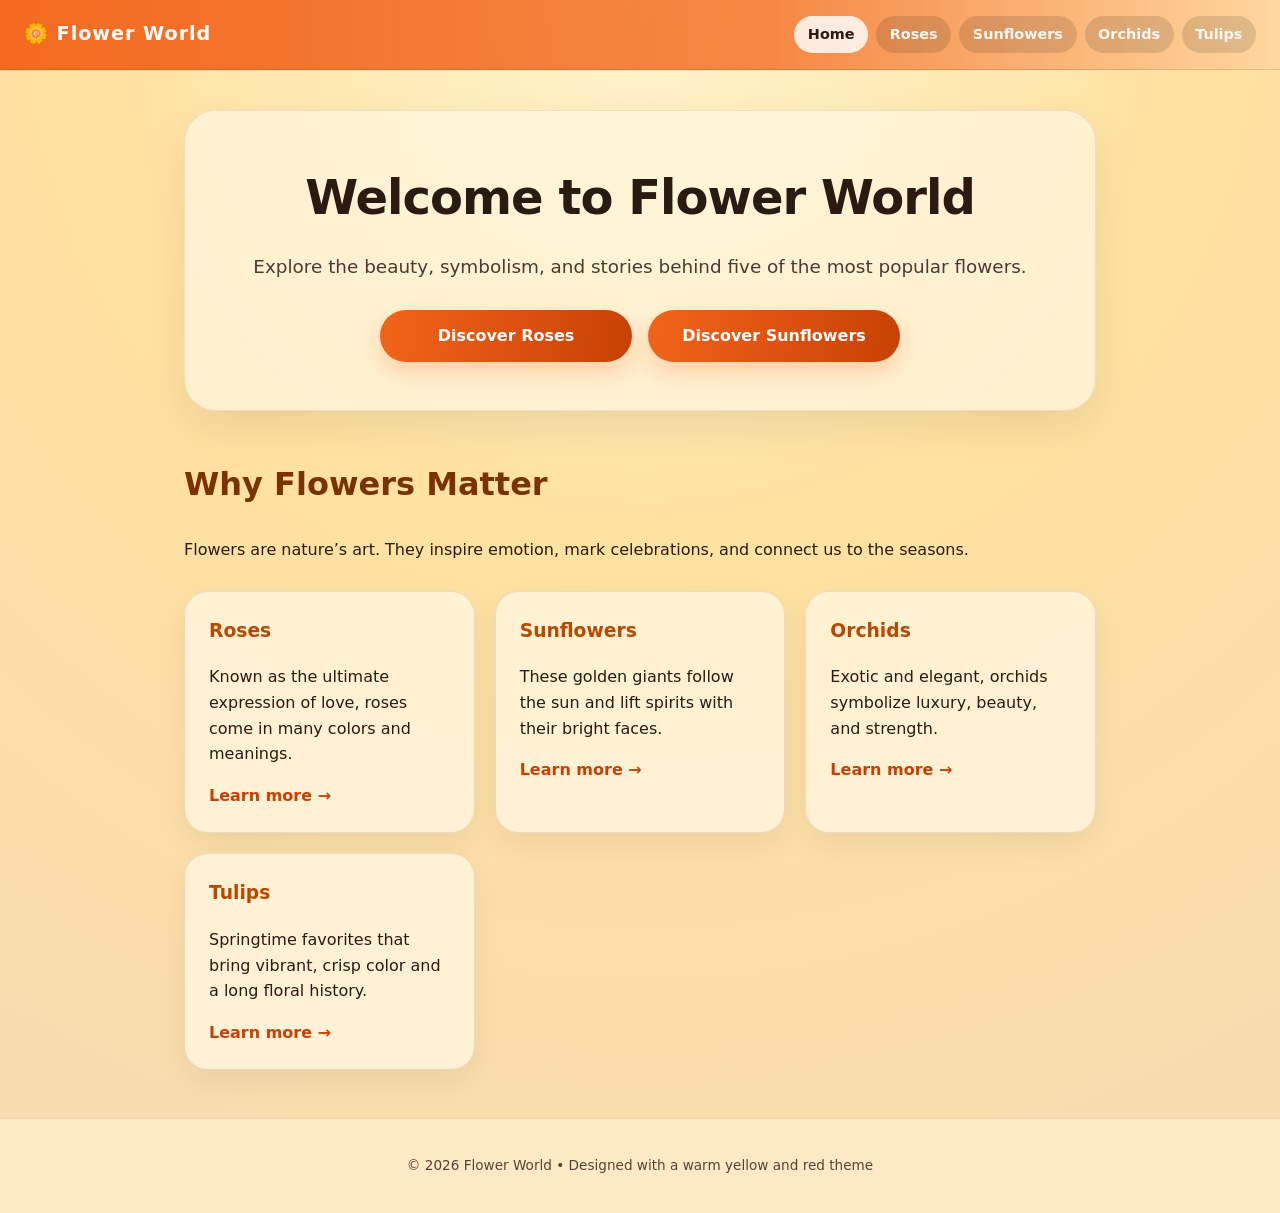
<file: index.html>
<!DOCTYPE html>
<html lang="en">
<head>
  <meta charset="UTF-8" />
  <meta name="viewport" content="width=device-width, initial-scale=1.0" />
  <title>Flowers of the World | Home</title>
  <link rel="stylesheet" href="style.css" />
</head>
<body>
  <header>
    <div class="logo">🌼 Flower World</div>
    <nav>
      <a href="index.html" class="active">Home</a>
      <a href="roses.html">Roses</a>
      <a href="sunflowers.html">Sunflowers</a>
      <a href="orchids.html">Orchids</a>
      <a href="tulips.html">Tulips</a>
    </nav>
  </header>

  <main>
    <section class="hero">
      <h1>Welcome to Flower World</h1>
      <p>Explore the beauty, symbolism, and stories behind five of the most popular flowers.</p>
      <div class="hero-links">
        <a class="button" href="roses.html">Discover Roses</a>
        <a class="button" href="sunflowers.html">Discover Sunflowers</a>
      </div>
    </section>

    <section class="overview">
      <h2>Why Flowers Matter</h2>
      <p>Flowers are nature’s art. They inspire emotion, mark celebrations, and connect us to the seasons.</p>
      <div class="cards">
        <article class="card">
          <h3>Roses</h3>
          <p>Known as the ultimate expression of love, roses come in many colors and meanings.</p>
          <a href="roses.html">Learn more →</a>
        </article>
        <article class="card">
          <h3>Sunflowers</h3>
          <p>These golden giants follow the sun and lift spirits with their bright faces.</p>
          <a href="sunflowers.html">Learn more →</a>
        </article>
        <article class="card">
          <h3>Orchids</h3>
          <p>Exotic and elegant, orchids symbolize luxury, beauty, and strength.</p>
          <a href="orchids.html">Learn more →</a>
        </article>
        <article class="card">
          <h3>Tulips</h3>
          <p>Springtime favorites that bring vibrant, crisp color and a long floral history.</p>
          <a href="tulips.html">Learn more →</a>
        </article>
      </div>
    </section>
  </main>

  <footer>
    <p>© 2026 Flower World • Designed with a warm yellow and red theme</p>
  </footer>
</body>
</html>
</file>
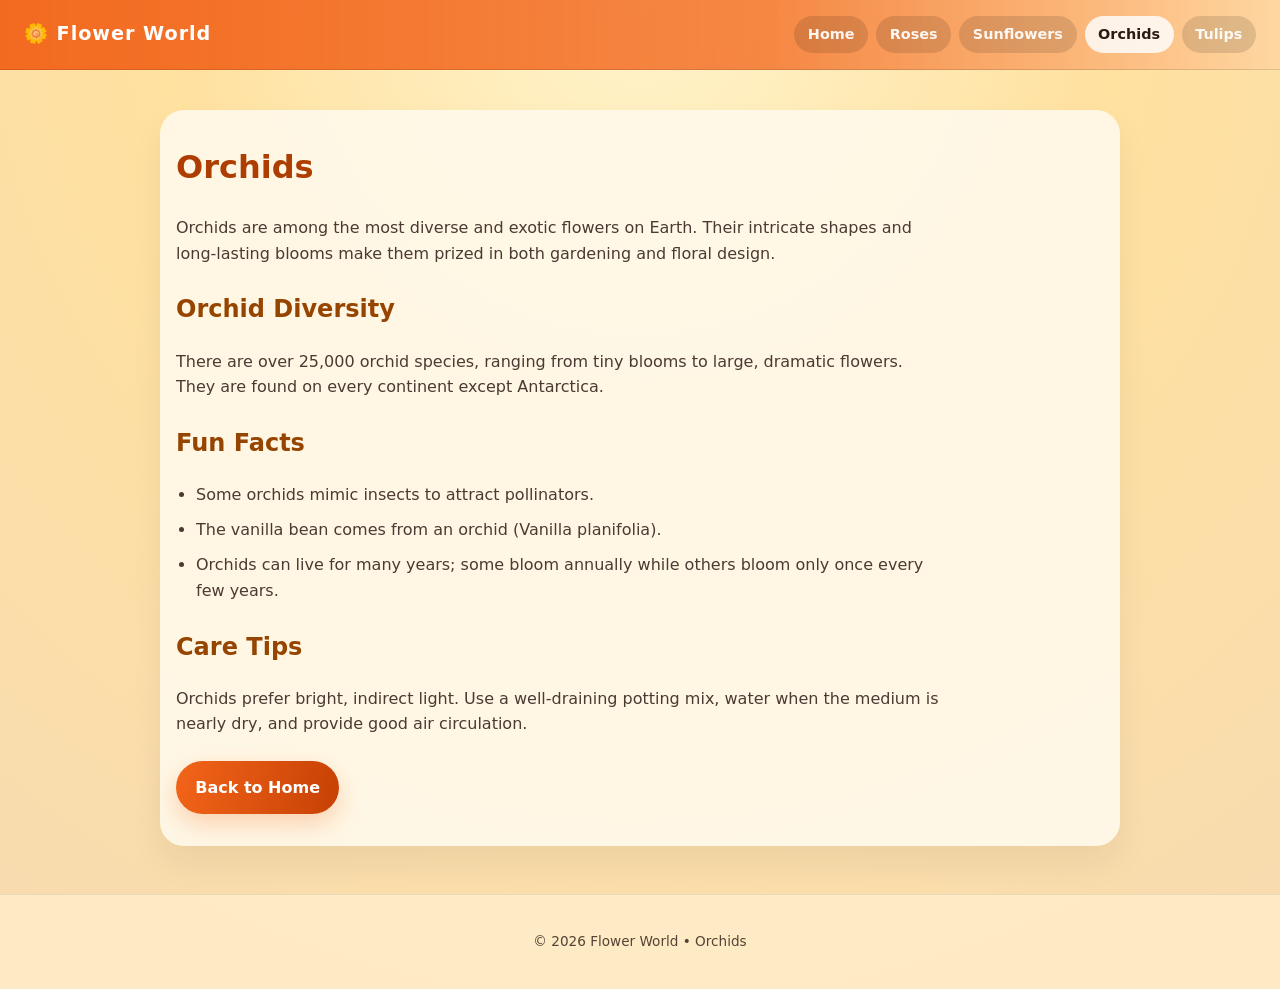
<file: orchids.html>
<!DOCTYPE html>
<html lang="en">
<head>
  <meta charset="UTF-8" />
  <meta name="viewport" content="width=device-width, initial-scale=1.0" />
  <title>Orchids | Flower World</title>
  <link rel="stylesheet" href="style.css" />
</head>
<body>
  <header>
    <div class="logo">🌼 Flower World</div>
    <nav>
      <a href="index.html">Home</a>
      <a href="roses.html">Roses</a>
      <a href="sunflowers.html">Sunflowers</a>
      <a href="orchids.html" class="active">Orchids</a>
      <a href="tulips.html">Tulips</a>
    </nav>
  </header>

  <main class="page">
    <h1>Orchids</h1>
    <p>Orchids are among the most diverse and exotic flowers on Earth. Their intricate shapes and long-lasting blooms make them prized in both gardening and floral design.</p>

    <section>
      <h2>Orchid Diversity</h2>
      <p>There are over 25,000 orchid species, ranging from tiny blooms to large, dramatic flowers. They are found on every continent except Antarctica.</p>
    </section>

    <section>
      <h2>Fun Facts</h2>
      <ul>
        <li>Some orchids mimic insects to attract pollinators.</li>
        <li>The vanilla bean comes from an orchid (Vanilla planifolia).</li>
        <li>Orchids can live for many years; some bloom annually while others bloom only once every few years.</li>
      </ul>
    </section>

    <section>
      <h2>Care Tips</h2>
      <p>Orchids prefer bright, indirect light. Use a well-draining potting mix, water when the medium is nearly dry, and provide good air circulation.</p>
    </section>

    <a class="button" href="index.html">Back to Home</a>
  </main>

  <footer>
    <p>© 2026 Flower World • Orchids</p>
  </footer>
</body>
</html>
</file>
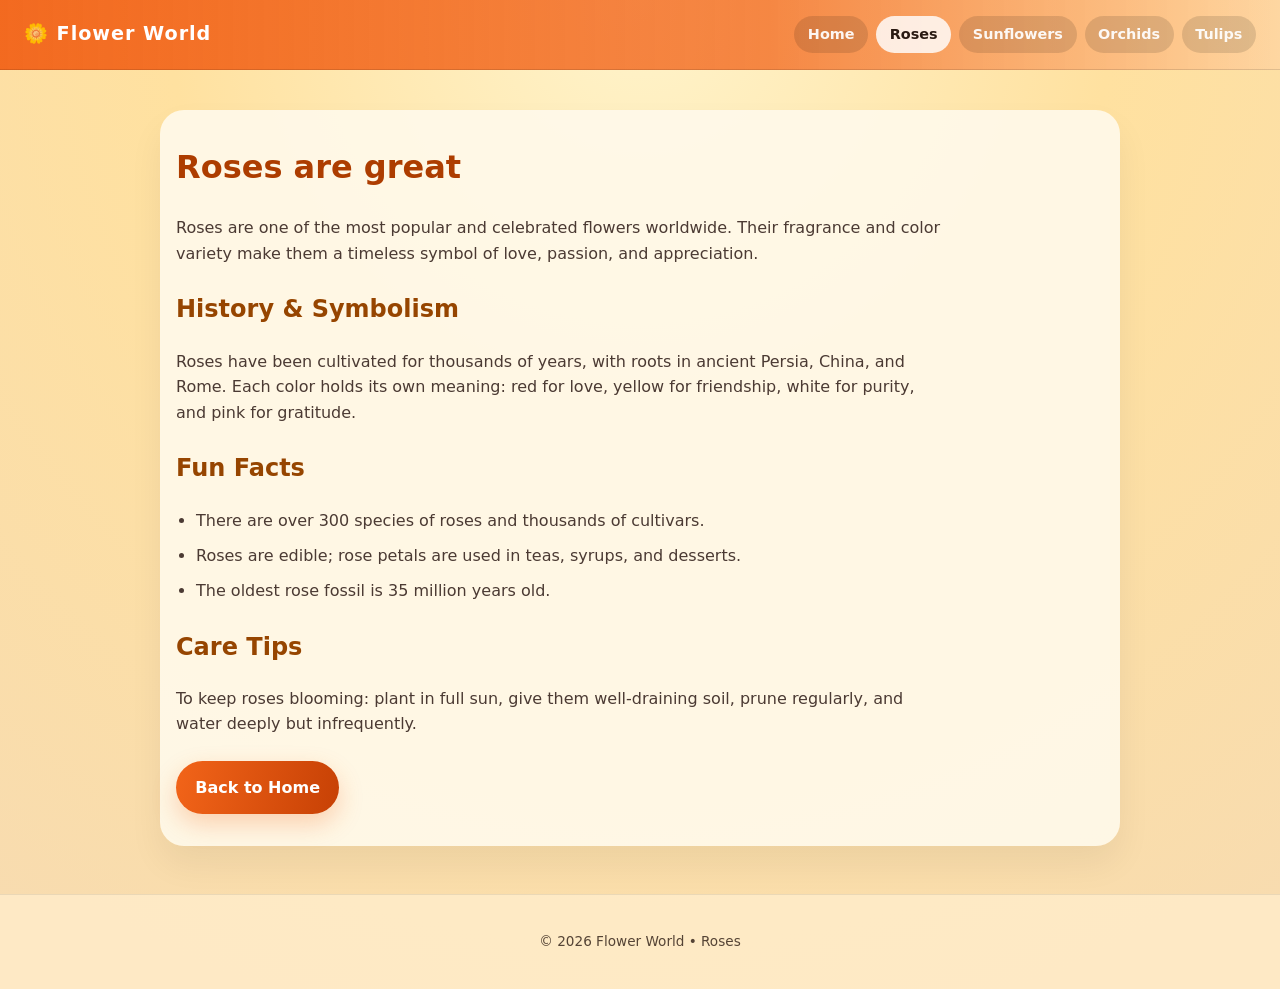
<file: roses.html>
<!DOCTYPE html>
<html lang="en">
<head>
  <meta charset="UTF-8" />
  <meta name="viewport" content="width=device-width, initial-scale=1.0" />
  <title>Roses | Flower World</title>
  <link rel="stylesheet" href="style.css" />
</head>
<body>
  <header>
    <div class="logo">🌼 Flower World</div>
    <nav>
      <a href="index.html">Home</a>
      <a href="roses.html" class="active">Roses</a>
      <a href="sunflowers.html">Sunflowers</a>
      <a href="orchids.html">Orchids</a>
      <a href="tulips.html">Tulips</a>
    </nav>
  </header>

  <main class="page">
    <h1>Roses are great</h1>
    <p>Roses are one of the most popular and celebrated flowers worldwide. Their fragrance and color variety make them a timeless symbol of love, passion, and appreciation.</p>

    <section>
      <h2>History &amp; Symbolism</h2>
      <p>Roses have been cultivated for thousands of years, with roots in ancient Persia, China, and Rome. Each color holds its own meaning: red for love, yellow for friendship, white for purity, and pink for gratitude.</p>
    </section>

    <section>
      <h2>Fun Facts</h2>
      <ul>
        <li>There are over 300 species of roses and thousands of cultivars.</li>
        <li>Roses are edible; rose petals are used in teas, syrups, and desserts.</li>
        <li>The oldest rose fossil is 35 million years old.</li>
      </ul>
    </section>

    <section>
      <h2>Care Tips</h2>
      <p>To keep roses blooming: plant in full sun, give them well-draining soil, prune regularly, and water deeply but infrequently.</p>
    </section>

    <a class="button" href="index.html">Back to Home</a>
  </main>

  <footer>
    <p>© 2026 Flower World • Roses</p>
  </footer>
</body>
</html>
</file>
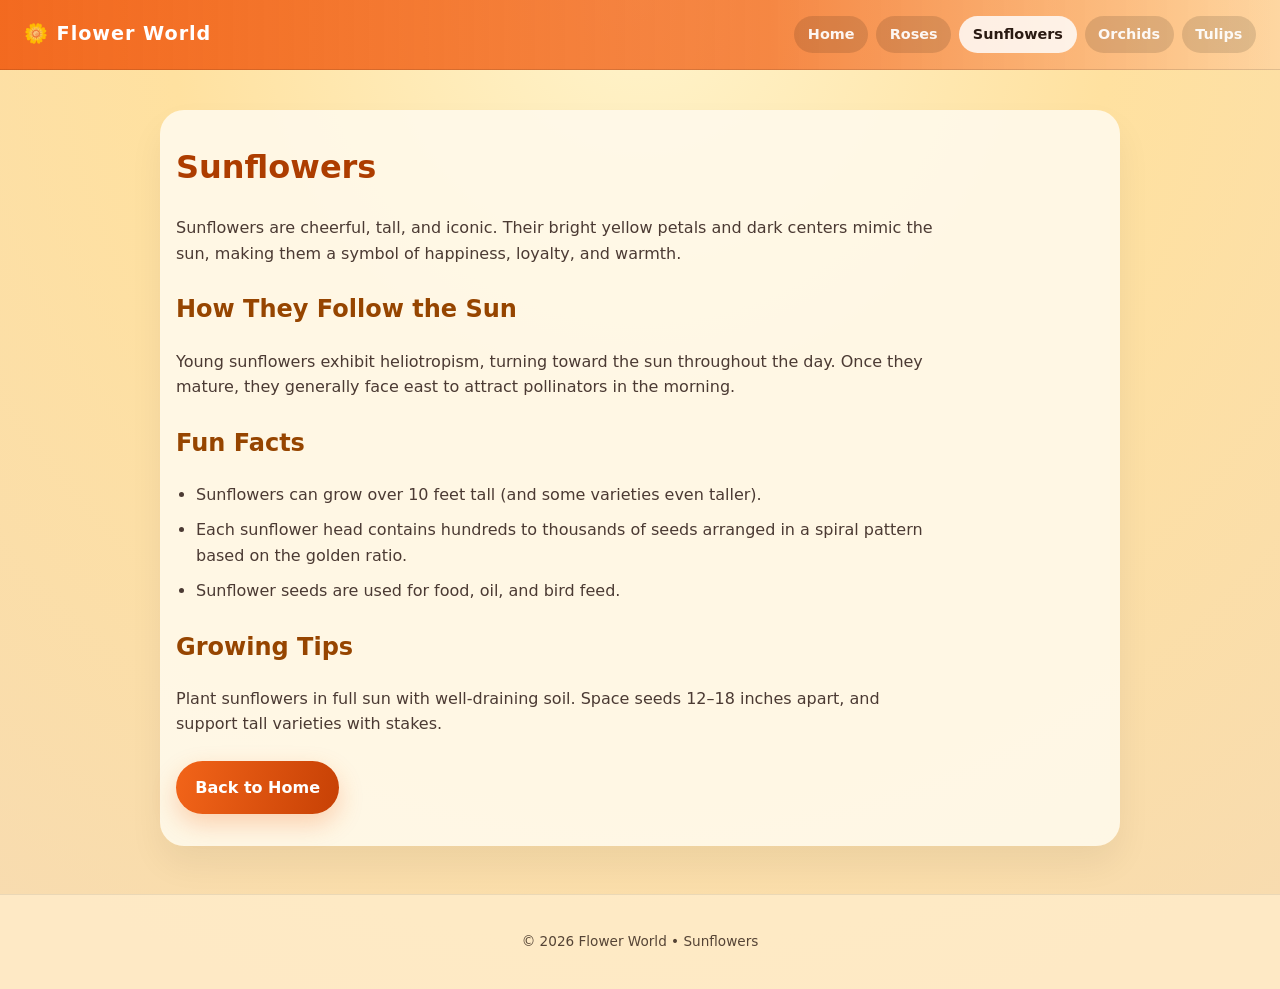
<file: sunflowers.html>
<!DOCTYPE html>
<html lang="en">
<head>
  <meta charset="UTF-8" />
  <meta name="viewport" content="width=device-width, initial-scale=1.0" />
  <title>Sunflowers | Flower World</title>
  <link rel="stylesheet" href="style.css" />
</head>
<body>
  <header>
    <div class="logo">🌼 Flower World</div>
    <nav>
      <a href="index.html">Home</a>
      <a href="roses.html">Roses</a>
      <a href="sunflowers.html" class="active">Sunflowers</a>
      <a href="orchids.html">Orchids</a>
      <a href="tulips.html">Tulips</a>
    </nav>
  </header>

  <main class="page">
    <h1>Sunflowers</h1>
    <p>Sunflowers are cheerful, tall, and iconic. Their bright yellow petals and dark centers mimic the sun, making them a symbol of happiness, loyalty, and warmth.</p>

    <section>
      <h2>How They Follow the Sun</h2>
      <p>Young sunflowers exhibit heliotropism, turning toward the sun throughout the day. Once they mature, they generally face east to attract pollinators in the morning.</p>
    </section>

    <section>
      <h2>Fun Facts</h2>
      <ul>
        <li>Sunflowers can grow over 10 feet tall (and some varieties even taller).</li>
        <li>Each sunflower head contains hundreds to thousands of seeds arranged in a spiral pattern based on the golden ratio.</li>
        <li>Sunflower seeds are used for food, oil, and bird feed.</li>
      </ul>
    </section>

    <section>
      <h2>Growing Tips</h2>
      <p>Plant sunflowers in full sun with well-draining soil. Space seeds 12–18 inches apart, and support tall varieties with stakes.</p>
    </section>

    <a class="button" href="index.html">Back to Home</a>
  </main>

  <footer>
    <p>© 2026 Flower World • Sunflowers</p>
  </footer>
</body>
</html>
</file>
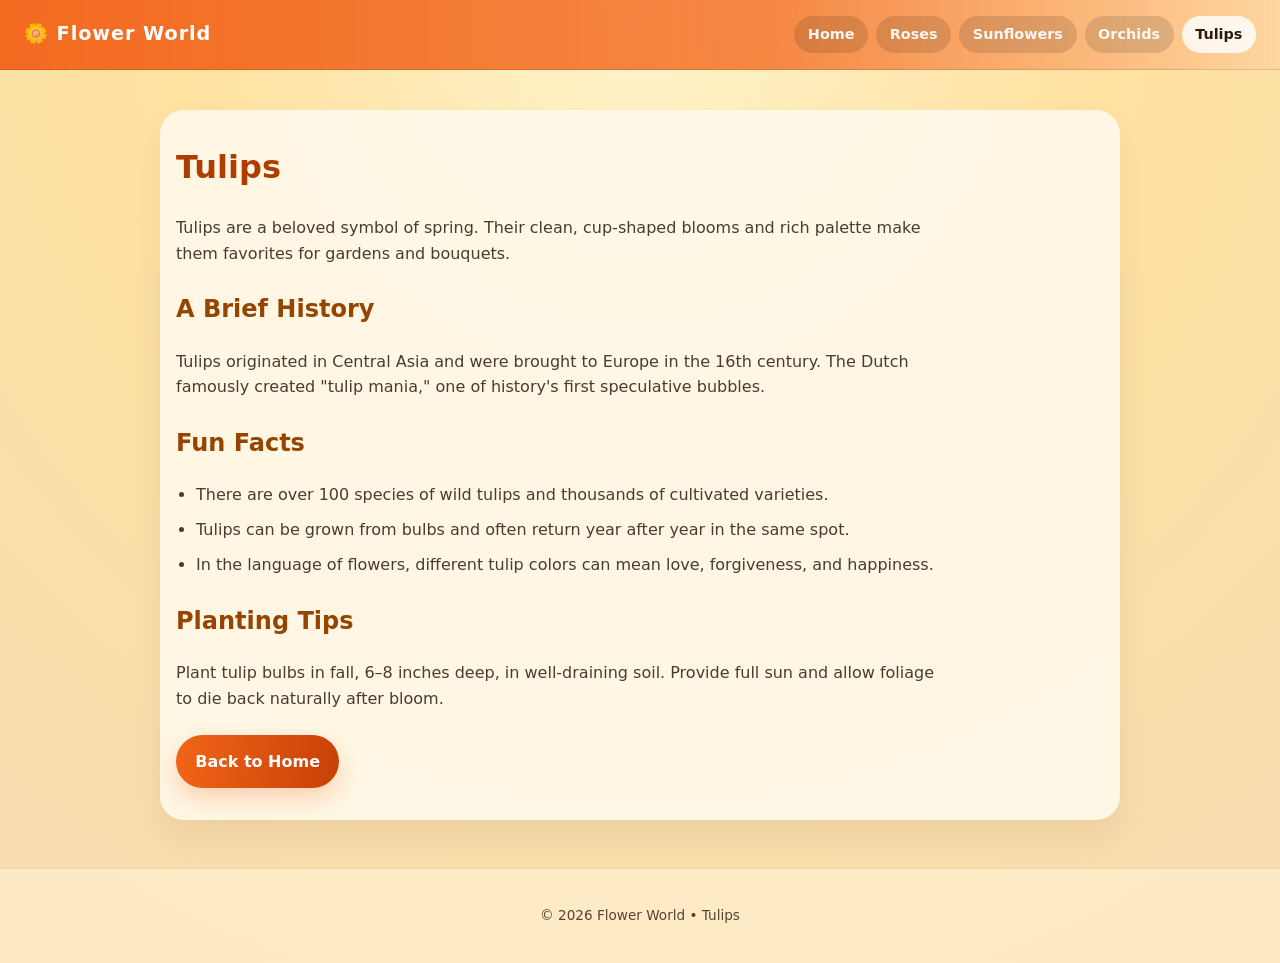
<file: tulips.html>
<!DOCTYPE html>
<html lang="en">
<head>
  <meta charset="UTF-8" />
  <meta name="viewport" content="width=device-width, initial-scale=1.0" />
  <title>Tulips | Flower World</title>
  <link rel="stylesheet" href="style.css" />
</head>
<body>
  <header>
    <div class="logo">🌼 Flower World</div>
    <nav>
      <a href="index.html">Home</a>
      <a href="roses.html">Roses</a>
      <a href="sunflowers.html">Sunflowers</a>
      <a href="orchids.html">Orchids</a>
      <a href="tulips.html" class="active">Tulips</a>
    </nav>
  </header>

  <main class="page">
    <h1>Tulips</h1>
    <p>Tulips are a beloved symbol of spring. Their clean, cup-shaped blooms and rich palette make them favorites for gardens and bouquets.</p>

    <section>
      <h2>A Brief History</h2>
      <p>Tulips originated in Central Asia and were brought to Europe in the 16th century. The Dutch famously created "tulip mania," one of history's first speculative bubbles.</p>
    </section>

    <section>
      <h2>Fun Facts</h2>
      <ul>
        <li>There are over 100 species of wild tulips and thousands of cultivated varieties.</li>
        <li>Tulips can be grown from bulbs and often return year after year in the same spot.</li>
        <li>In the language of flowers, different tulip colors can mean love, forgiveness, and happiness.</li>
      </ul>
    </section>

    <section>
      <h2>Planting Tips</h2>
      <p>Plant tulip bulbs in fall, 6–8 inches deep, in well-draining soil. Provide full sun and allow foliage to die back naturally after bloom.</p>
    </section>

    <a class="button" href="index.html">Back to Home</a>
  </main>

  <footer>
    <p>© 2026 Flower World • Tulips</p>
  </footer>
</body>
</html>
</file>
<file: style.css>
/* Global layout */
:root {
  --bg: #fff8ea;
  --text: #2a1a12;
  --muted: #4b3a33;
  --accent: #f26419;
  --accent-dark: #c74105;
  --highlight: #fdf0d8;
  --border: rgba(0, 0, 0, 0.1);
}

* {
  box-sizing: border-box;
}

body {
  margin: 0;
  font-family: system-ui, -apple-system, BlinkMacSystemFont, "Segoe UI", sans-serif;
  color: var(--text);
  background: radial-gradient(circle at top, #fff4cc 0%, #ffe1a0 40%, #f7dbb1 100%);
  line-height: 1.6;
}

header {
  display: flex;
  flex-wrap: wrap;
  align-items: center;
  justify-content: space-between;
  padding: 1rem 1.5rem;
  background: linear-gradient(90deg, rgba(242,100,25,0.95) 0%, rgba(242,100,25,0.75) 60%, rgba(255,210,160,0.65) 100%);
  border-bottom: 1px solid rgba(0, 0, 0, 0.12);
}

.logo {
  font-weight: 700;
  font-size: 1.2rem;
  color: #fff;
  letter-spacing: 0.05em;
}

nav {
  display: flex;
  flex-wrap: wrap;
  gap: 0.5rem;
}

nav a {
  text-decoration: none;
  padding: 0.45rem 0.85rem;
  border-radius: 999px;
  color: rgba(255, 255, 255, 0.93);
  background: rgba(0, 0, 0, 0.12);
  transition: transform 0.15s ease, background 0.2s ease;
  font-weight: 600;
  font-size: 0.9rem;
}

nav a:hover {
  transform: translateY(-1px);
  background: rgba(0, 0, 0, 0.18);
}

nav a.active {
  background: rgba(255, 255, 255, 0.82);
  color: #2a1a12;
}

main {
  max-width: 960px;
  margin: 2.5rem auto 3rem;
  padding: 0 1.5rem;
}

.hero {
  text-align: center;
  padding: 3rem 1rem;
  background: rgba(255, 245, 220, 0.8);
  border-radius: 2rem;
  box-shadow: 0 16px 40px rgba(0, 0, 0, 0.08);
  border: 1px solid rgba(0, 0, 0, 0.08);
}

.hero h1 {
  margin: 0 0 1rem;
  font-size: clamp(2rem, 4vw, 3rem);
  letter-spacing: -0.02em;
}

.hero p {
  margin: 0 0 1.75rem;
  font-size: 1.15rem;
  color: var(--muted);
}

.hero-links {
  display: grid;
  grid-template-columns: repeat(auto-fit, minmax(200px, 1fr));
  gap: 1rem;
  max-width: 520px;
  margin: 0 auto;
}

.button {
  display: inline-flex;
  align-items: center;
  justify-content: center;
  padding: 0.85rem 1.2rem;
  border-radius: 999px;
  background: linear-gradient(100deg, var(--accent), var(--accent-dark));
  color: #fff;
  text-decoration: none;
  font-weight: 700;
  box-shadow: 0 10px 25px rgba(242, 100, 25, 0.26);
  transition: transform 0.15s ease, box-shadow 0.15s ease;
}

.button:hover {
  transform: translateY(-2px);
  box-shadow: 0 18px 32px rgba(242, 100, 25, 0.32);
}

.overview {
  margin-top: 3rem;
}

.overview h2 {
  margin-top: 0;
  font-size: 2rem;
  color: #793200;
}

.cards {
  display: grid;
  grid-template-columns: repeat(auto-fit, minmax(220px, 1fr));
  gap: 1.25rem;
  margin-top: 1.75rem;
}

.card {
  padding: 1.5rem;
  border-radius: 1.5rem;
  background: rgba(255, 245, 220, 0.85);
  border: 1px solid rgba(0, 0, 0, 0.09);
  box-shadow: 0 12px 30px rgba(0, 0, 0, 0.06);
  transition: transform 0.2s ease, box-shadow 0.2s ease;
}

.card:hover {
  transform: translateY(-5px);
  box-shadow: 0 18px 40px rgba(0, 0, 0, 0.09);
}

.card h3 {
  margin-top: 0;
  color: #b94800;
}

.card a {
  color: var(--accent-dark);
  font-weight: 700;
  text-decoration: none;
}

.page {
  padding: 2rem 1rem;
  background: rgba(255, 250, 235, 0.9);
  border-radius: 1.5rem;
  box-shadow: 0 18px 35px rgba(0, 0, 0, 0.06);
}

.page h1 {
  margin-top: 0;
  color: #ad3d00;
}

.page h2 {
  color: #964500;
}

.page p,
.page ul {
  max-width: 770px;
  margin: 0 0 1.5rem;
  color: var(--muted);
}

.page ul {
  padding-left: 1.25rem;
}

.page li {
  margin-bottom: 0.6rem;
}

footer {
  text-align: center;
  padding: 1.4rem 1rem;
  font-size: 0.85rem;
  color: rgba(42, 26, 18, 0.8);
  background: rgba(255, 235, 200, 0.9);
  border-top: 1px solid rgba(0, 0, 0, 0.08);
}

@media (max-width: 600px) {
  header {
    justify-content: center;
  }

  nav {
    justify-content: center;
  }

  .hero {
    padding: 2.25rem 1rem;
  }

  .page {
    padding: 1.5rem 1rem;
  }
}
</file>
